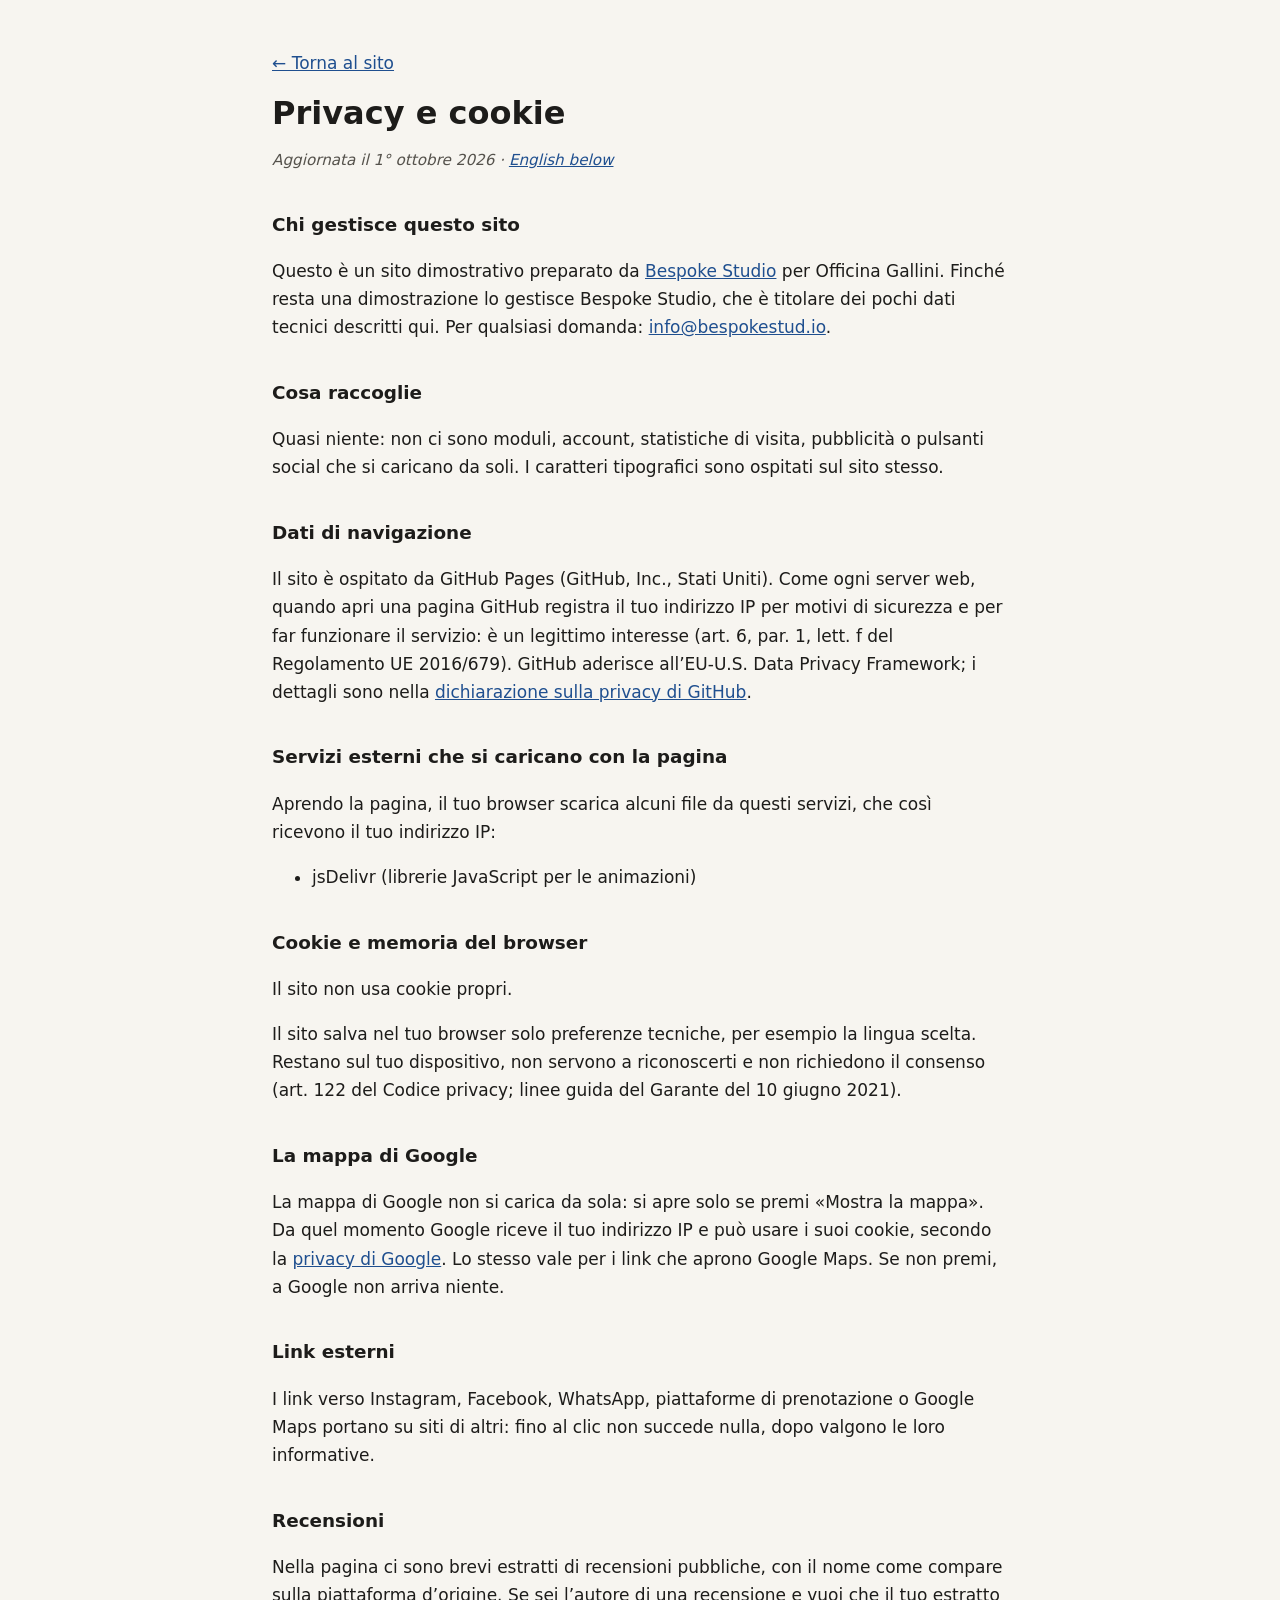
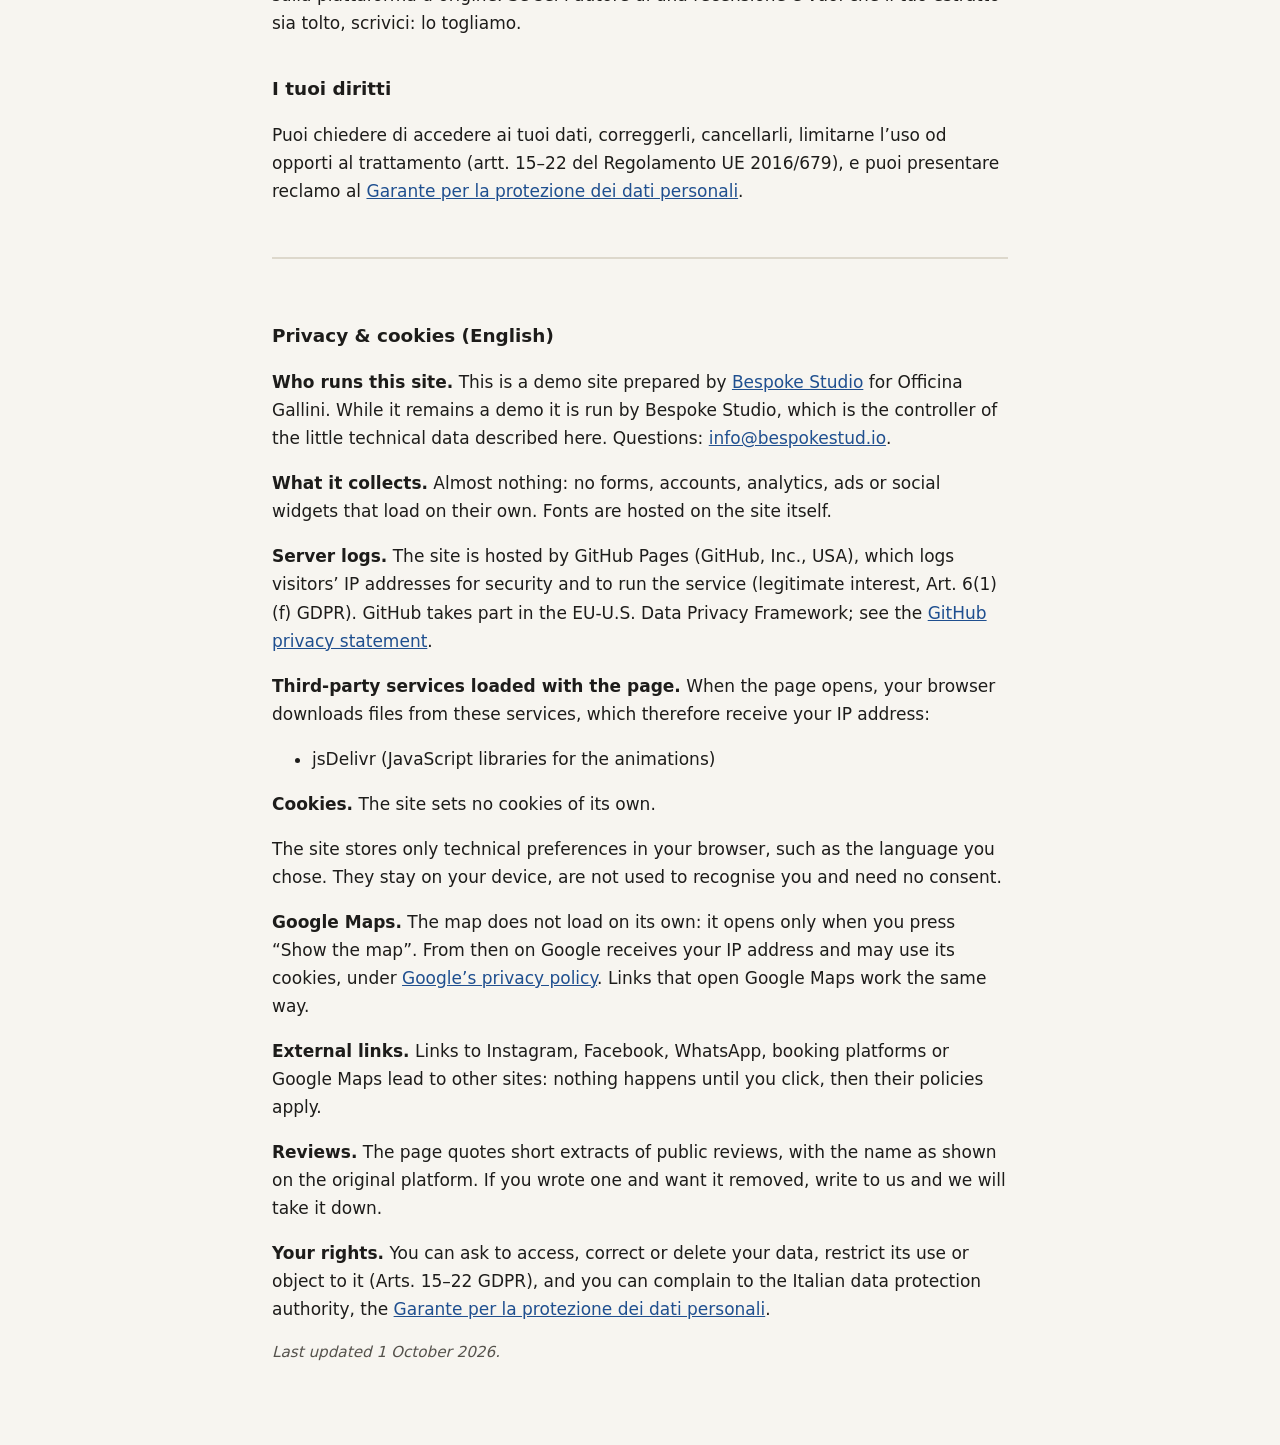
<file: privacy.html>
<!DOCTYPE html>
<html lang="it">
<head>
  <meta charset="UTF-8">
  <meta name="viewport" content="width=device-width, initial-scale=1.0">
  <meta name="robots" content="noindex">
  <title>Privacy e cookie · Officina Gallini</title>
  <meta name="description" content="Informativa privacy e cookie del sito Officina Gallini.">
  <style>
    body { margin: 0; background: #f7f5f0; color: #1d1c1a; font: 17px/1.65 system-ui, -apple-system, "Segoe UI", Roboto, sans-serif; }
    main { max-width: 46rem; margin: 0 auto; padding: 32px 20px 64px; }
    h1 { font-size: 2rem; line-height: 1.2; margin: 0.4em 0 0.2em; }
    h2 { font-size: 1.15rem; margin: 2em 0 0.4em; }
    a { color: #1f4f8f; }
    .data { color: #55524c; font-style: italic; font-size: 0.95rem; }
    .en { margin-top: 3em; padding-top: 1.5em; border-top: 2px solid #ddd8cc; }
    code { font-size: 0.9em; background: #ebe7dc; padding: 0 4px; border-radius: 3px; }
  </style>
</head>
<body>
<main>
  <p><a href="index.html">← Torna al sito</a></p>
  <h1>Privacy e cookie</h1>
  <p class="data">Aggiornata il 1° ottobre 2026 · <a href="#english" lang="en">English below</a></p>
  <h2>Chi gestisce questo sito</h2>
  <p>Questo è un sito dimostrativo preparato da <a href="https://bespokestud.io" rel="noopener">Bespoke Studio</a> per Officina Gallini. Finché resta una dimostrazione lo gestisce Bespoke Studio, che è titolare dei pochi dati tecnici descritti qui. Per qualsiasi domanda: <a href="mailto:info@bespokestud.io">info@bespokestud.io</a>.</p>
  <h2>Cosa raccoglie</h2>
  <p>Quasi niente: non ci sono moduli, account, statistiche di visita, pubblicità o pulsanti social che si caricano da soli. I caratteri tipografici sono ospitati sul sito stesso.</p>
  <h2>Dati di navigazione</h2>
  <p>Il sito è ospitato da GitHub Pages (GitHub, Inc., Stati Uniti). Come ogni server web, quando apri una pagina GitHub registra il tuo indirizzo IP per motivi di sicurezza e per far funzionare il servizio: è un legittimo interesse (art. 6, par. 1, lett. f del Regolamento UE 2016/679). GitHub aderisce all’EU-U.S. Data Privacy Framework; i dettagli sono nella <a href="https://docs.github.com/site-policy/privacy-policies/github-general-privacy-statement" rel="noopener">dichiarazione sulla privacy di GitHub</a>.</p>
  <h2>Servizi esterni che si caricano con la pagina</h2>
  <p>Aprendo la pagina, il tuo browser scarica alcuni file da questi servizi, che così ricevono il tuo indirizzo IP:</p>
  <ul><li>jsDelivr (librerie JavaScript per le animazioni)</li></ul>
  <h2>Cookie e memoria del browser</h2>
  <p>Il sito non usa cookie propri.</p>
  <p>Il sito salva nel tuo browser solo preferenze tecniche, per esempio la lingua scelta. Restano sul tuo dispositivo, non servono a riconoscerti e non richiedono il consenso (art. 122 del Codice privacy; linee guida del Garante del 10 giugno 2021).</p>
  <h2>La mappa di Google</h2>
  <p>La mappa di Google non si carica da sola: si apre solo se premi «Mostra la mappa». Da quel momento Google riceve il tuo indirizzo IP e può usare i suoi cookie, secondo la <a href="https://policies.google.com/privacy?hl=it" rel="noopener">privacy di Google</a>. Lo stesso vale per i link che aprono Google Maps. Se non premi, a Google non arriva niente.</p>
  <h2>Link esterni</h2>
  <p>I link verso Instagram, Facebook, WhatsApp, piattaforme di prenotazione o Google Maps portano su siti di altri: fino al clic non succede nulla, dopo valgono le loro informative.</p>
  <h2>Recensioni</h2>
  <p>Nella pagina ci sono brevi estratti di recensioni pubbliche, con il nome come compare sulla piattaforma d’origine. Se sei l’autore di una recensione e vuoi che il tuo estratto sia tolto, scrivici: lo togliamo.</p>
  <h2>I tuoi diritti</h2>
  <p>Puoi chiedere di accedere ai tuoi dati, correggerli, cancellarli, limitarne l’uso od opporti al trattamento (artt. 15–22 del Regolamento UE 2016/679), e puoi presentare reclamo al <a href="https://www.garanteprivacy.it" rel="noopener">Garante per la protezione dei dati personali</a>.</p>
  <div class="en" id="english" lang="en">
    <h2>Privacy &amp; cookies (English)</h2>
    <p><strong>Who runs this site.</strong> This is a demo site prepared by <a href="https://bespokestud.io" rel="noopener">Bespoke Studio</a> for Officina Gallini. While it remains a demo it is run by Bespoke Studio, which is the controller of the little technical data described here. Questions: <a href="mailto:info@bespokestud.io">info@bespokestud.io</a>.</p>
    <p><strong>What it collects.</strong> Almost nothing: no forms, accounts, analytics, ads or social widgets that load on their own. Fonts are hosted on the site itself.</p>
    <p><strong>Server logs.</strong> The site is hosted by GitHub Pages (GitHub, Inc., USA), which logs visitors’ IP addresses for security and to run the service (legitimate interest, Art. 6(1)(f) GDPR). GitHub takes part in the EU-U.S. Data Privacy Framework; see the <a href="https://docs.github.com/site-policy/privacy-policies/github-general-privacy-statement" rel="noopener">GitHub privacy statement</a>.</p>
    <p><strong>Third-party services loaded with the page.</strong> When the page opens, your browser downloads files from these services, which therefore receive your IP address:</p><ul><li>jsDelivr (JavaScript libraries for the animations)</li></ul>
    <p><strong>Cookies.</strong> The site sets no cookies of its own.</p>
    <p>The site stores only technical preferences in your browser, such as the language you chose. They stay on your device, are not used to recognise you and need no consent.</p>
    <p><strong>Google Maps.</strong> The map does not load on its own: it opens only when you press “Show the map”. From then on Google receives your IP address and may use its cookies, under <a href="https://policies.google.com/privacy?hl=en" rel="noopener">Google’s privacy policy</a>. Links that open Google Maps work the same way.</p>
    <p><strong>External links.</strong> Links to Instagram, Facebook, WhatsApp, booking platforms or Google Maps lead to other sites: nothing happens until you click, then their policies apply.</p>
    <p><strong>Reviews.</strong> The page quotes short extracts of public reviews, with the name as shown on the original platform. If you wrote one and want it removed, write to us and we will take it down.</p>
    <p><strong>Your rights.</strong> You can ask to access, correct or delete your data, restrict its use or object to it (Arts. 15–22 GDPR), and you can complain to the Italian data protection authority, the <a href="https://www.garanteprivacy.it" rel="noopener">Garante per la protezione dei dati personali</a>.</p>
    <p class="data">Last updated 1 October 2026.</p>
  </div>
</main>
</body>
</html>
</file>
